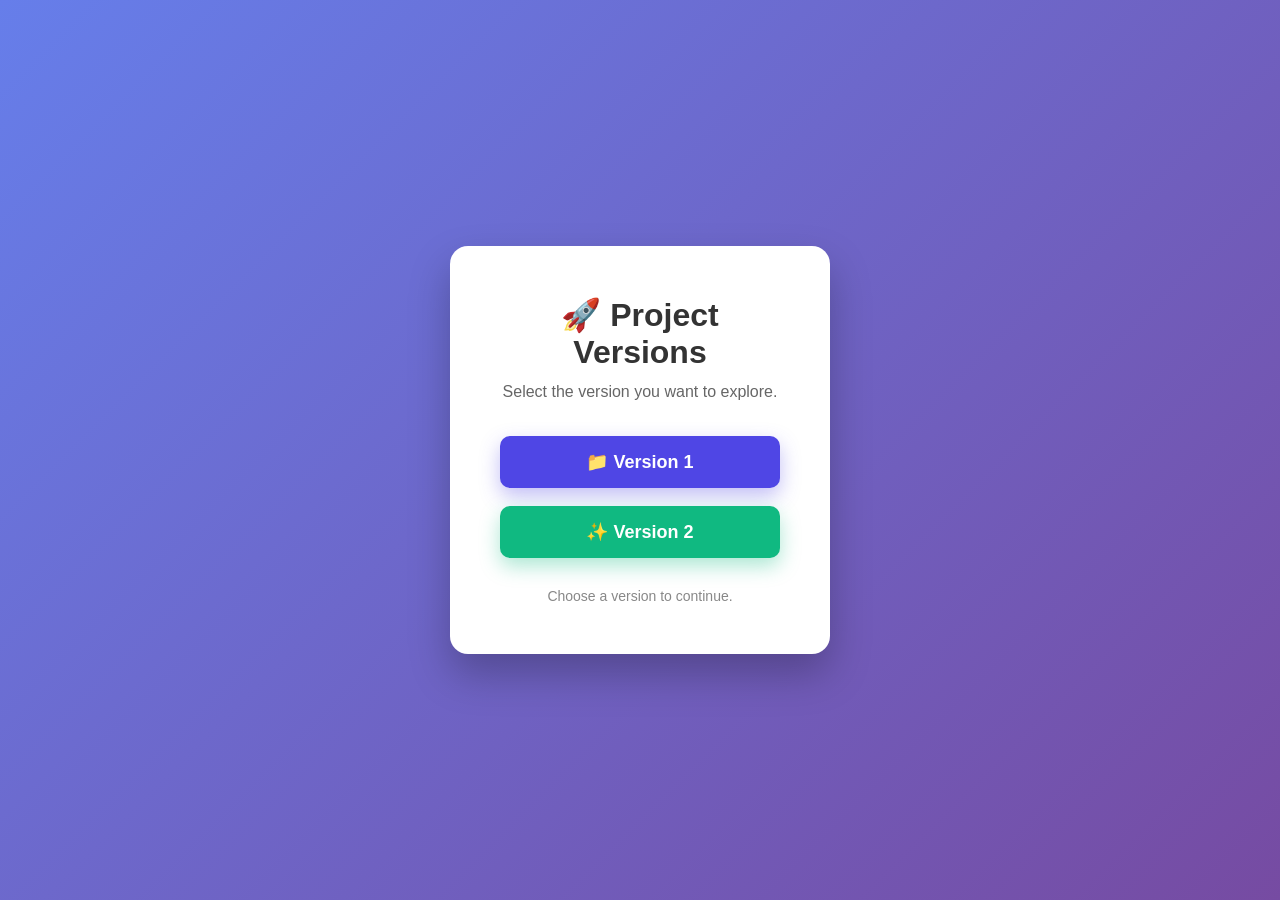
<file: docs/index.html>
<!DOCTYPE html>
<html lang="en">
<head>
    <meta charset="UTF-8">
    <meta name="viewport" content="width=device-width, initial-scale=1.0">
    <title>Project Versions</title>

    <style>
        *{
            margin:0;
            padding:0;
            box-sizing:border-box;
            font-family: "Segoe UI", Tahoma, Geneva, Verdana, sans-serif;
        }

        body{
            height:100vh;
            display:flex;
            justify-content:center;
            align-items:center;
            background:linear-gradient(135deg,#667eea,#764ba2);
        }

        .container{
            background:#fff;
            padding:50px;
            border-radius:18px;
            box-shadow:0 20px 40px rgba(0,0,0,.25);
            text-align:center;
            width:380px;
        }

        h1{
            color:#333;
            margin-bottom:12px;
            font-size:2rem;
        }

        p{
            color:#666;
            margin-bottom:35px;
        }

        .links{
            display:flex;
            flex-direction:column;
            gap:18px;
        }

        .btn{
            text-decoration:none;
            color:white;
            background:#4f46e5;
            padding:15px;
            border-radius:10px;
            font-size:18px;
            font-weight:600;
            transition:.3s ease;
            box-shadow:0 8px 20px rgba(79,70,229,.35);
        }

        .btn:hover{
            transform:translateY(-4px);
            background:#3730a3;
            box-shadow:0 12px 25px rgba(55,48,163,.45);
        }

        .btn:nth-child(2){
            background:#10b981;
            box-shadow:0 8px 20px rgba(16,185,129,.35);
        }

        .btn:nth-child(2):hover{
            background:#059669;
            box-shadow:0 12px 25px rgba(5,150,105,.45);
        }

        footer{
            margin-top:30px;
            color:#888;
            font-size:14px;
        }

        @media(max-width:450px){
            .container{
                width:90%;
                padding:35px 25px;
            }

            h1{
                font-size:1.7rem;
            }
        }
    </style>
</head>
<body>

    <div class="container">
        <h1>🚀 Project Versions</h1>
        <p>Select the version you want to explore.</p>

        <div class="links">
            <a href="v1/index.html" class="btn">📁 Version 1</a>
            <a href="v2/index.html" class="btn">✨ Version 2</a>
        </div>

        <footer>
            Choose a version to continue.
        </footer>
    </div>

</body>
</html>
</file>
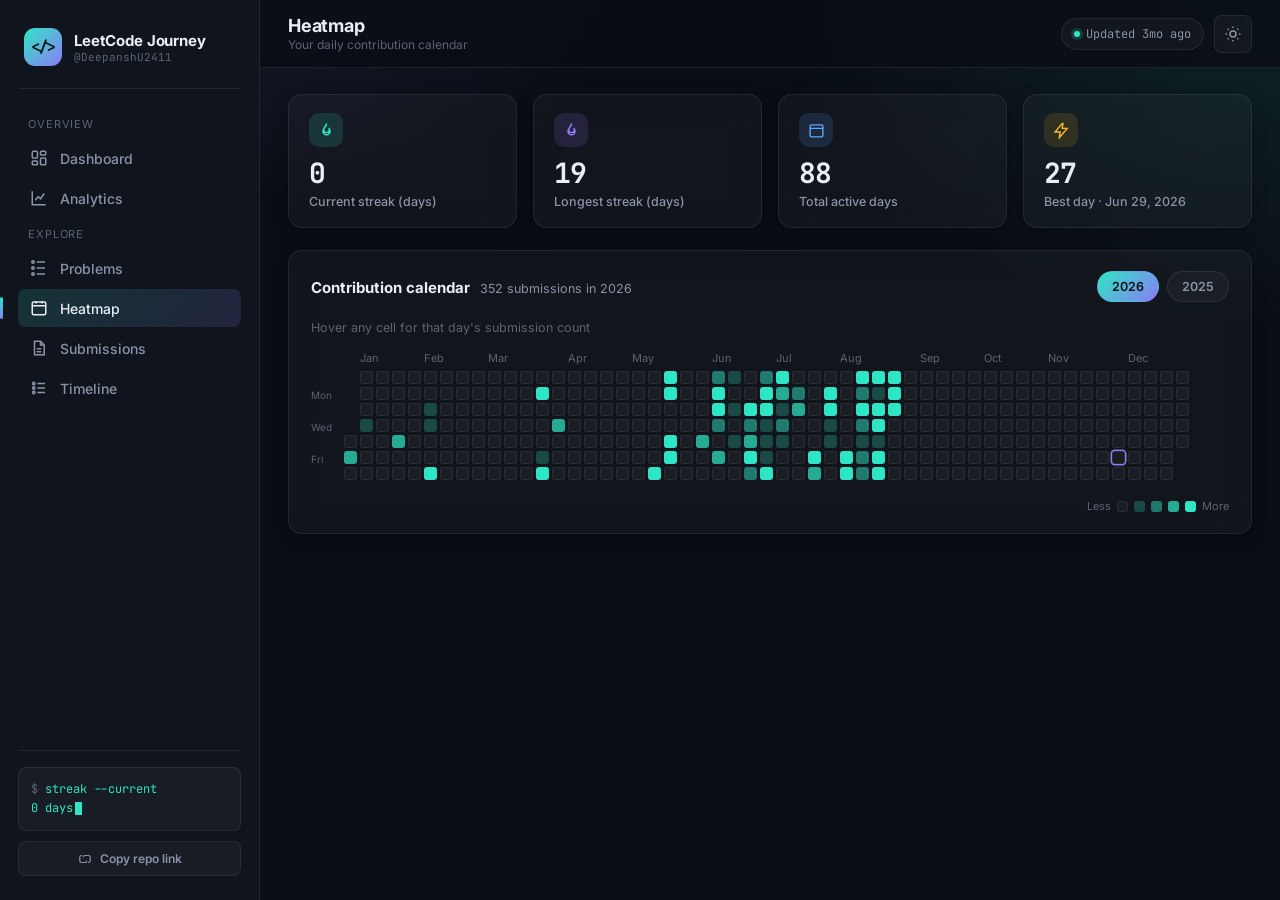
<file: docs/v2/heatmap.html>
<!DOCTYPE html>
<html lang="en" data-theme="dark">
<head>
<meta charset="UTF-8">
<meta name="viewport" content="width=device-width, initial-scale=1.0">
<title>Heatmap · LeetCode Journey</title>
<meta name="description" content="GitHub-style contribution calendar of your daily LeetCode activity.">
<link rel="icon" href="data:image/svg+xml,<svg xmlns=%22http://www.w3.org/2000/svg%22 viewBox=%220 0 100 100%22><rect width=%22100%22 height=%22100%22 rx=%2222%22 fill=%22%232ee6c4%22/><text x=%2250%22 y=%2266%22 font-size=%2255%22 text-anchor=%22middle%22 fill=%22%2305130f%22 font-family=%22monospace%22>&lt;/&gt;</text></svg>">
<link rel="stylesheet" href="css/style.css">
</head>
<body>

<div class="sidebar-backdrop"></div>
<div class="app-shell">

  <aside class="sidebar">
    <div class="brand">
      <div class="brand-mark">&lt;/&gt;</div>
      <div class="brand-text">
        <div class="brand-title">LeetCode Journey</div>
        <div class="brand-sub" id="sidebar-username">@loading</div>
      </div>
    </div>

    <div class="nav-section-label">Overview</div>
    <ul class="nav-list">
      <li><a href="index.html" class="nav-item">
        <svg viewBox="0 0 24 24" fill="none" stroke="currentColor" stroke-width="2"><rect x="3" y="3" width="7" height="9" rx="1.5"/><rect x="14" y="3" width="7" height="5" rx="1.5"/><rect x="14" y="12" width="7" height="9" rx="1.5"/><rect x="3" y="16" width="7" height="5" rx="1.5"/></svg>
        Dashboard
      </a></li>
      <li><a href="analytics.html" class="nav-item">
        <svg viewBox="0 0 24 24" fill="none" stroke="currentColor" stroke-width="2"><path d="M3 3v18h18"/><path d="M7 15l4-5 3 3 5-7"/></svg>
        Analytics
      </a></li>
    </ul>

    <div class="nav-section-label">Explore</div>
    <ul class="nav-list">
      <li><a href="problems.html" class="nav-item">
        <svg viewBox="0 0 24 24" fill="none" stroke="currentColor" stroke-width="2"><path d="M9 4h11M9 12h11M9 20h11"/><circle cx="4" cy="4" r="1.6"/><circle cx="4" cy="12" r="1.6"/><circle cx="4" cy="20" r="1.6"/></svg>
        Problems
      </a></li>
      <li><a href="heatmap.html" class="nav-item active">
        <svg viewBox="0 0 24 24" fill="none" stroke="currentColor" stroke-width="2"><rect x="3" y="4" width="18" height="17" rx="2"/><path d="M3 9h18"/><path d="M8 3v3M16 3v3"/></svg>
        Heatmap
      </a></li>
      <li><a href="submissions.html" class="nav-item">
        <svg viewBox="0 0 24 24" fill="none" stroke="currentColor" stroke-width="2"><path d="M14 3v5h5"/><path d="M6 3h8l5 5v13H6z"/><path d="M9 13h6M9 17h6"/></svg>
        Submissions
      </a></li>
      <li><a href="timeline.html" class="nav-item">
        <svg viewBox="0 0 24 24" fill="none" stroke="currentColor" stroke-width="2"><circle cx="5" cy="6" r="1.6"/><circle cx="5" cy="12" r="1.6"/><circle cx="5" cy="18" r="1.6"/><path d="M10 6h10M10 12h10M10 18h10"/></svg>
        Timeline
      </a></li>
    </ul>

    <div class="sidebar-footer">
      <div class="streak-terminal">
        <div><span class="term-prompt">$</span> streak --current</div>
        <div id="term-current-streak">…<span class="term-cursor"></span></div>
      </div>
      <button class="repo-link-btn" data-copy-repo>
        <svg viewBox="0 0 24 24" width="14" height="14" fill="none" stroke="currentColor" stroke-width="2"><path d="M9 9a3 3 0 0 1 3-3h6a3 3 0 0 1 3 3v6a3 3 0 0 1-3 3h-1"/><path d="M15 15a3 3 0 0 1-3 3H6a3 3 0 0 1-3-3V9a3 3 0 0 1 3-3h1"/></svg>
        Copy repo link
      </button>
    </div>
  </aside>

  <div class="main-col">
    <header class="navbar">
      <div class="navbar-left">
        <button class="menu-toggle" aria-label="Toggle menu">
          <svg viewBox="0 0 24 24" width="18" height="18" fill="none" stroke="currentColor" stroke-width="2"><path d="M3 6h18M3 12h18M3 18h18"/></svg>
        </button>
        <div>
          <div class="page-title">Heatmap</div>
          <div class="page-subtitle">Your daily contribution calendar</div>
        </div>
      </div>
      <div class="navbar-right">
        <div class="last-updated-badge"><span class="dot"></span><span>Updated <span id="last-updated-text">—</span></span></div>
        <button class="icon-btn" data-theme-toggle title="Toggle theme">
          <svg class="icon-sun" viewBox="0 0 24 24" fill="none" stroke="currentColor" stroke-width="2"><circle cx="12" cy="12" r="4"/><path d="M12 2v2M12 20v2M4.9 4.9l1.4 1.4M17.7 17.7l1.4 1.4M2 12h2M20 12h2M4.9 19.1l1.4-1.4M17.7 6.3l1.4-1.4"/></svg>
          <svg class="icon-moon" viewBox="0 0 24 24" fill="none" stroke="currentColor" stroke-width="2"><path d="M21 12.8A9 9 0 1 1 11.2 3 7 7 0 0 0 21 12.8z"/></svg>
        </button>
      </div>
    </header>

    <main class="page-content">

      <div class="stats-grid" id="heatmap-stats"></div>

      <div class="card panel">
        <div class="toolbar" style="justify-content: space-between;">
          <div style="display:flex; align-items:baseline;">
            <div class="section-title" style="margin-bottom:0;">Contribution calendar</div>
            <span id="heatmap-year-total-host"></span>
          </div>
          <div class="year-chips" id="year-chips"></div>
        </div>
        <div class="section-desc">Hover any cell for that day's submission count</div>
        <div class="heatmap-scroll">
          <div id="heatmap-container"></div>
        </div>
        <div class="heatmap-legend">
          Less
          <div class="heatmap-cell"></div>
          <div class="heatmap-cell" data-level="1"></div>
          <div class="heatmap-cell" data-level="2"></div>
          <div class="heatmap-cell" data-level="3"></div>
          <div class="heatmap-cell" data-level="4"></div>
          More
        </div>
      </div>

    </main>
  </div>
</div>

<div class="hm-tooltip" id="hm-tooltip"></div>
<button class="scroll-top-btn" aria-label="Scroll to top">
  <svg viewBox="0 0 24 24" fill="none" stroke="currentColor" stroke-width="2.4"><path d="M12 19V5M5 12l7-7 7 7"/></svg>
</button>

<script src="js/app.js"></script>
<script src="js/github.js"></script>
<script src="js/heatmap.js"></script>
</body>
</html>
</file>
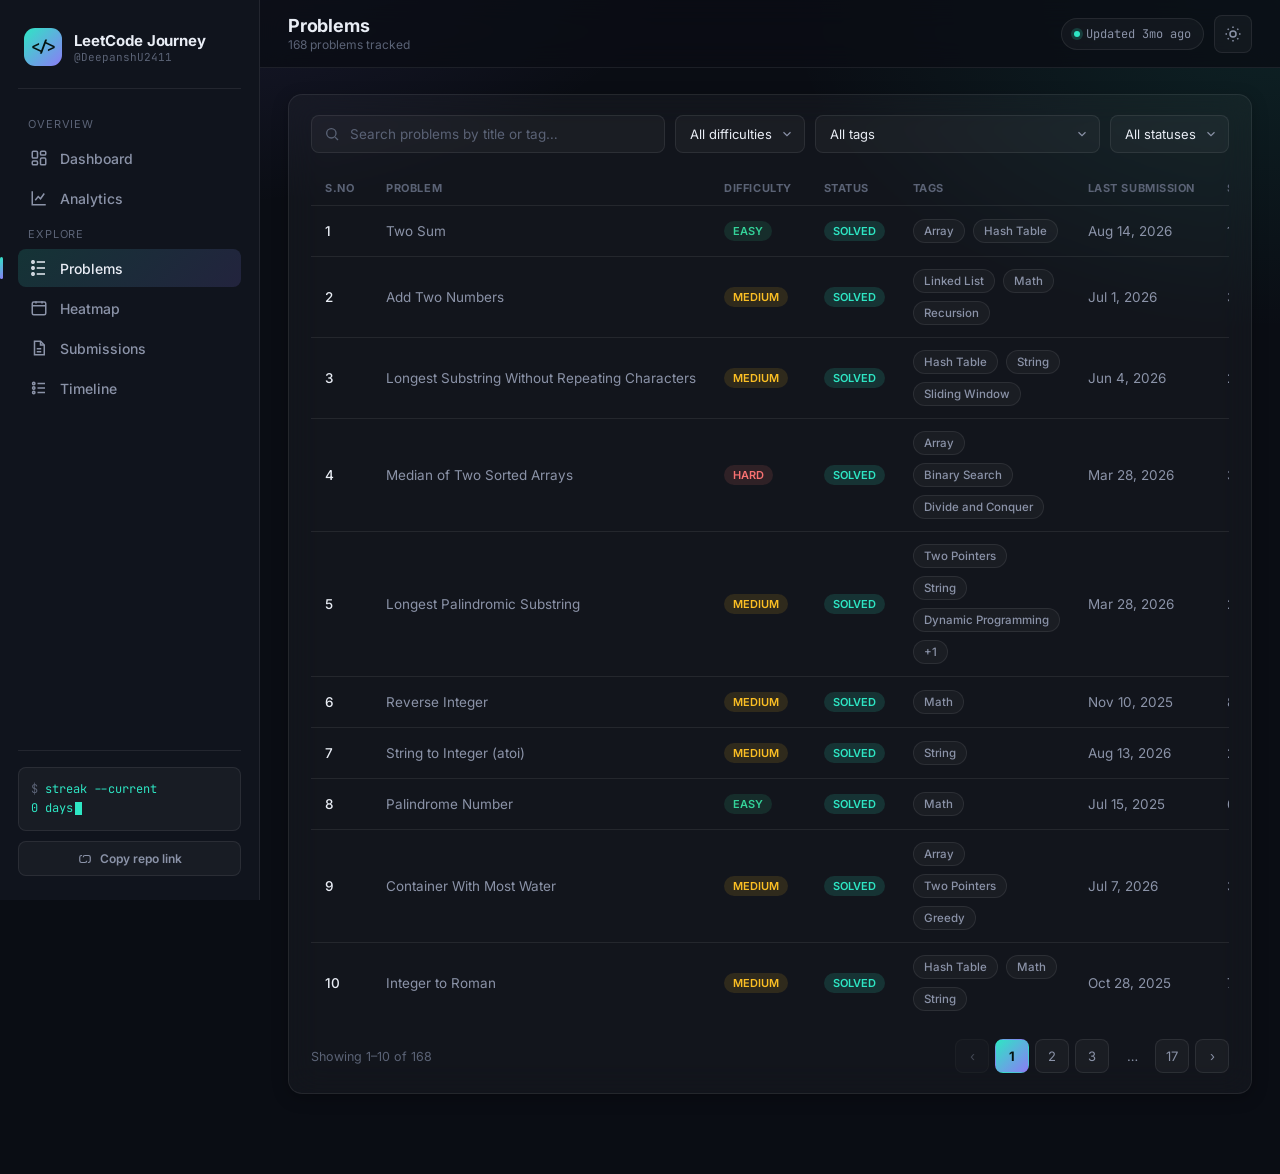
<file: docs/v2/problems.html>
<!DOCTYPE html>
<html lang="en" data-theme="dark">
<head>
<meta charset="UTF-8">
<meta name="viewport" content="width=device-width, initial-scale=1.0">
<title>Problems · LeetCode Journey</title>
<meta name="description" content="Browse every problem attempted, with search, difficulty and tag filters.">
<link rel="icon" href="data:image/svg+xml,<svg xmlns=%22http://www.w3.org/2000/svg%22 viewBox=%220 0 100 100%22><rect width=%22100%22 height=%22100%22 rx=%2222%22 fill=%22%232ee6c4%22/><text x=%2250%22 y=%2266%22 font-size=%2255%22 text-anchor=%22middle%22 fill=%22%2305130f%22 font-family=%22monospace%22>&lt;/&gt;</text></svg>">
<link rel="stylesheet" href="css/style.css">
</head>
<body>

<div class="sidebar-backdrop"></div>
<div class="app-shell">

  <aside class="sidebar">
    <div class="brand">
      <div class="brand-mark">&lt;/&gt;</div>
      <div class="brand-text">
        <div class="brand-title">LeetCode Journey</div>
        <div class="brand-sub" id="sidebar-username">@loading</div>
      </div>
    </div>

    <div class="nav-section-label">Overview</div>
    <ul class="nav-list">
      <li><a href="index.html" class="nav-item">
        <svg viewBox="0 0 24 24" fill="none" stroke="currentColor" stroke-width="2"><rect x="3" y="3" width="7" height="9" rx="1.5"/><rect x="14" y="3" width="7" height="5" rx="1.5"/><rect x="14" y="12" width="7" height="9" rx="1.5"/><rect x="3" y="16" width="7" height="5" rx="1.5"/></svg>
        Dashboard
      </a></li>
      <li><a href="analytics.html" class="nav-item">
        <svg viewBox="0 0 24 24" fill="none" stroke="currentColor" stroke-width="2"><path d="M3 3v18h18"/><path d="M7 15l4-5 3 3 5-7"/></svg>
        Analytics
      </a></li>
    </ul>

    <div class="nav-section-label">Explore</div>
    <ul class="nav-list">
      <li><a href="problems.html" class="nav-item active">
        <svg viewBox="0 0 24 24" fill="none" stroke="currentColor" stroke-width="2"><path d="M9 4h11M9 12h11M9 20h11"/><circle cx="4" cy="4" r="1.6"/><circle cx="4" cy="12" r="1.6"/><circle cx="4" cy="20" r="1.6"/></svg>
        Problems
      </a></li>
      <li><a href="heatmap.html" class="nav-item">
        <svg viewBox="0 0 24 24" fill="none" stroke="currentColor" stroke-width="2"><rect x="3" y="4" width="18" height="17" rx="2"/><path d="M3 9h18"/><path d="M8 3v3M16 3v3"/></svg>
        Heatmap
      </a></li>
      <li><a href="submissions.html" class="nav-item">
        <svg viewBox="0 0 24 24" fill="none" stroke="currentColor" stroke-width="2"><path d="M14 3v5h5"/><path d="M6 3h8l5 5v13H6z"/><path d="M9 13h6M9 17h6"/></svg>
        Submissions
      </a></li>
      <li><a href="timeline.html" class="nav-item">
        <svg viewBox="0 0 24 24" fill="none" stroke="currentColor" stroke-width="2"><circle cx="5" cy="6" r="1.6"/><circle cx="5" cy="12" r="1.6"/><circle cx="5" cy="18" r="1.6"/><path d="M10 6h10M10 12h10M10 18h10"/></svg>
        Timeline
      </a></li>
    </ul>

    <div class="sidebar-footer">
      <div class="streak-terminal">
        <div><span class="term-prompt">$</span> streak --current</div>
        <div id="term-current-streak">…<span class="term-cursor"></span></div>
      </div>
      <button class="repo-link-btn" data-copy-repo>
        <svg viewBox="0 0 24 24" width="14" height="14" fill="none" stroke="currentColor" stroke-width="2"><path d="M9 9a3 3 0 0 1 3-3h6a3 3 0 0 1 3 3v6a3 3 0 0 1-3 3h-1"/><path d="M15 15a3 3 0 0 1-3 3H6a3 3 0 0 1-3-3V9a3 3 0 0 1 3-3h1"/></svg>
        Copy repo link
      </button>
    </div>
  </aside>

  <div class="main-col">
    <header class="navbar">
      <div class="navbar-left">
        <button class="menu-toggle" aria-label="Toggle menu">
          <svg viewBox="0 0 24 24" width="18" height="18" fill="none" stroke="currentColor" stroke-width="2"><path d="M3 6h18M3 12h18M3 18h18"/></svg>
        </button>
        <div>
          <div class="page-title">Problems</div>
          <div class="page-subtitle" id="problems-count-subtitle">Every problem you've attempted</div>
        </div>
      </div>
      <div class="navbar-right">
        <div class="last-updated-badge"><span class="dot"></span><span>Updated <span id="last-updated-text">—</span></span></div>
        <button class="icon-btn" data-theme-toggle title="Toggle theme">
          <svg class="icon-sun" viewBox="0 0 24 24" fill="none" stroke="currentColor" stroke-width="2"><circle cx="12" cy="12" r="4"/><path d="M12 2v2M12 20v2M4.9 4.9l1.4 1.4M17.7 17.7l1.4 1.4M2 12h2M20 12h2M4.9 19.1l1.4-1.4M17.7 6.3l1.4-1.4"/></svg>
          <svg class="icon-moon" viewBox="0 0 24 24" fill="none" stroke="currentColor" stroke-width="2"><path d="M21 12.8A9 9 0 1 1 11.2 3 7 7 0 0 0 21 12.8z"/></svg>
        </button>
      </div>
    </header>

    <main class="page-content">
      <div class="card panel">
        <div class="toolbar">
          <div class="search-box">
            <svg viewBox="0 0 24 24" fill="none" stroke="currentColor" stroke-width="2"><circle cx="11" cy="11" r="7"/><path d="M21 21l-4.3-4.3"/></svg>
            <input type="text" id="search-input" placeholder="Search problems by title or tag…">
          </div>
          <select id="filter-difficulty">
            <option value="">All difficulties</option>
            <option value="EASY">Easy</option>
            <option value="MEDIUM">Medium</option>
            <option value="HARD">Hard</option>
          </select>
          <select id="filter-tag">
            <option value="">All tags</option>
          </select>
          <select id="filter-status">
            <option value="">All statuses</option>
            <option value="SOLVED">Solved</option>
            <option value="ATTEMPTED">Attempted</option>
          </select>
        </div>

        <div class="table-wrap">
          <table>
            <thead>
              <tr>
                <th>S.No<span class="sort-arrow"></span></th>
                <th data-sort="title">Problem<span class="sort-arrow"></span></th>
                <th data-sort="difficulty">Difficulty<span class="sort-arrow"></span></th>
                <th data-sort="status">Status<span class="sort-arrow"></span></th>
                <th>Tags</th>
                <th data-sort="last_submitted_at">Last submission<span class="sort-arrow"></span></th>
                <th data-sort="num_submitted">Submissions<span class="sort-arrow"></span></th>
                <th>History</th>
              </tr>
            </thead>
            <tbody id="problems-tbody">
              <tr><td colspan="8"><div class="skeleton skel-row"></div></td></tr>
              <tr><td colspan="8"><div class="skeleton skel-row"></div></td></tr>
              <tr><td colspan="8"><div class="skeleton skel-row"></div></td></tr>
              <tr><td colspan="8"><div class="skeleton skel-row"></div></td></tr>
              <tr><td colspan="8"><div class="skeleton skel-row"></div></td></tr>
            </tbody>
          </table>
        </div>

        <div class="pagination">
          <div class="pagination-info" id="pagination-info"></div>
          <div class="pagination-controls" id="pagination-controls"></div>
        </div>
      </div>
    </main>
  </div>
</div>

<button class="scroll-top-btn" aria-label="Scroll to top">
  <svg viewBox="0 0 24 24" fill="none" stroke="currentColor" stroke-width="2.4"><path d="M12 19V5M5 12l7-7 7 7"/></svg>
</button>

<script src="js/app.js"></script>
<script src="js/github.js"></script>
<script src="js/problems.js"></script>
</body>
</html>
</file>
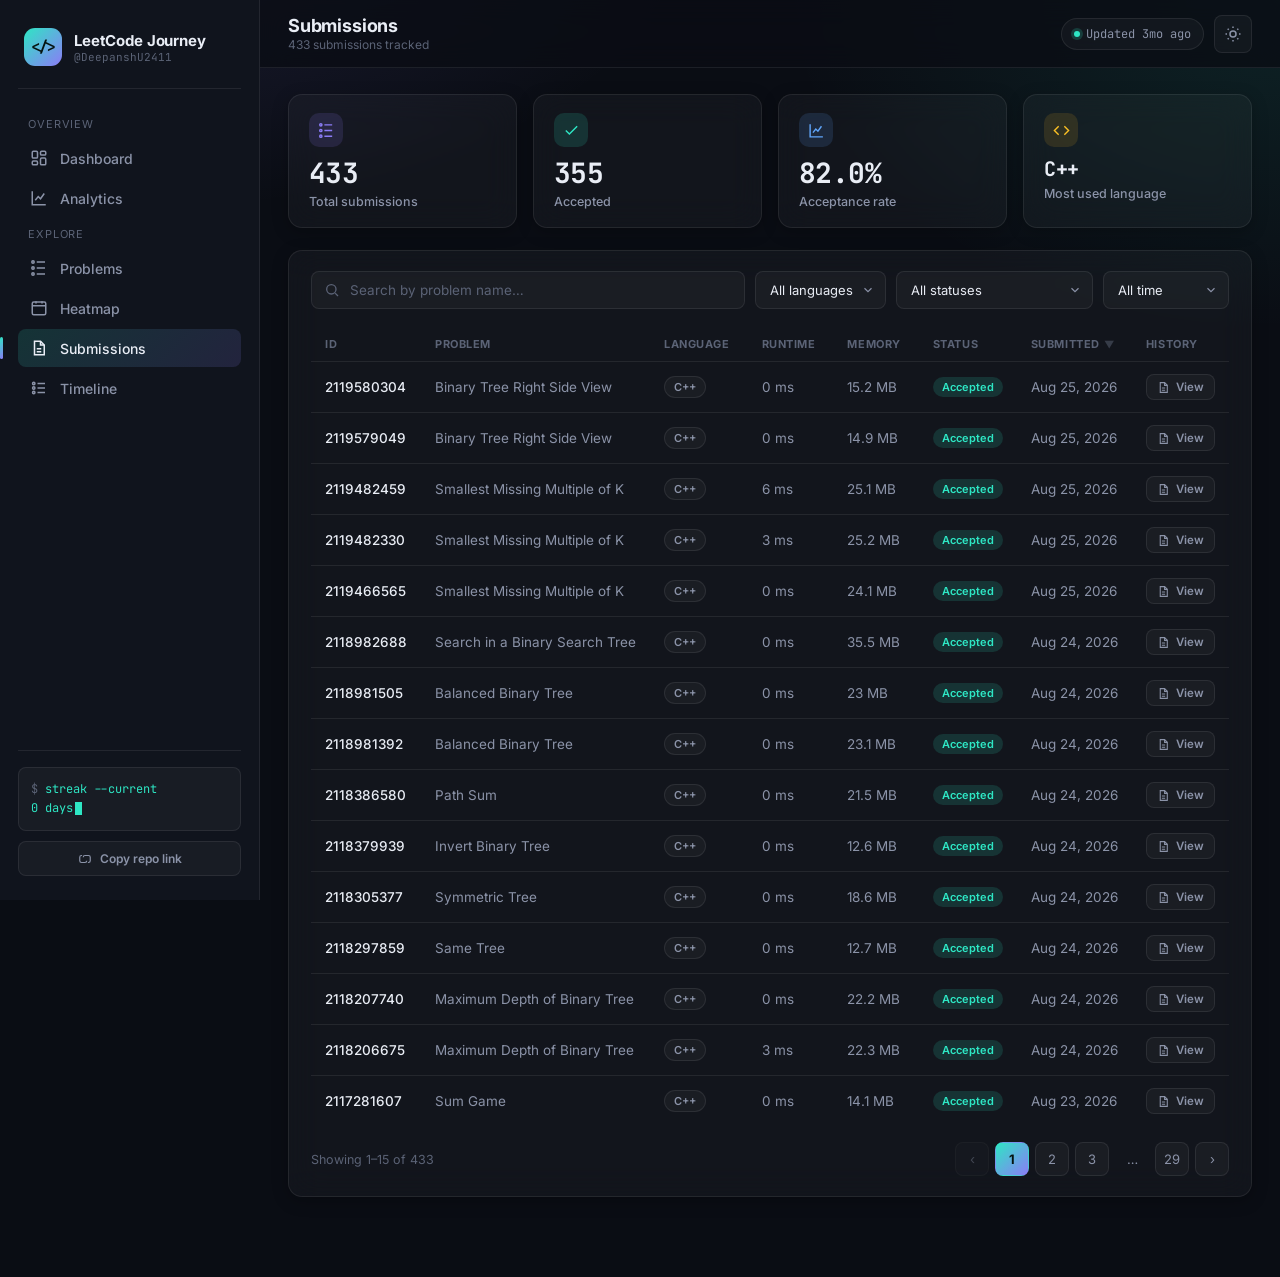
<file: docs/v2/submissions.html>
<!DOCTYPE html>
<html lang="en" data-theme="dark">
<head>
<meta charset="UTF-8">
<meta name="viewport" content="width=device-width, initial-scale=1.0">
<title>Submissions · LeetCode Journey</title>
<meta name="description" content="Search and filter your complete LeetCode submission history.">
<link rel="icon" href="data:image/svg+xml,<svg xmlns=%22http://www.w3.org/2000/svg%22 viewBox=%220 0 100 100%22><rect width=%22100%22 height=%22100%22 rx=%2222%22 fill=%22%232ee6c4%22/><text x=%2250%22 y=%2266%22 font-size=%2255%22 text-anchor=%22middle%22 fill=%22%2305130f%22 font-family=%22monospace%22>&lt;/&gt;</text></svg>">
<link rel="stylesheet" href="css/style.css">
</head>
<body>

<div class="sidebar-backdrop"></div>
<div class="app-shell">

  <aside class="sidebar">
    <div class="brand">
      <div class="brand-mark">&lt;/&gt;</div>
      <div class="brand-text">
        <div class="brand-title">LeetCode Journey</div>
        <div class="brand-sub" id="sidebar-username">@loading</div>
      </div>
    </div>

    <div class="nav-section-label">Overview</div>
    <ul class="nav-list">
      <li><a href="index.html" class="nav-item">
        <svg viewBox="0 0 24 24" fill="none" stroke="currentColor" stroke-width="2"><rect x="3" y="3" width="7" height="9" rx="1.5"/><rect x="14" y="3" width="7" height="5" rx="1.5"/><rect x="14" y="12" width="7" height="9" rx="1.5"/><rect x="3" y="16" width="7" height="5" rx="1.5"/></svg>
        Dashboard
      </a></li>
      <li><a href="analytics.html" class="nav-item">
        <svg viewBox="0 0 24 24" fill="none" stroke="currentColor" stroke-width="2"><path d="M3 3v18h18"/><path d="M7 15l4-5 3 3 5-7"/></svg>
        Analytics
      </a></li>
    </ul>

    <div class="nav-section-label">Explore</div>
    <ul class="nav-list">
      <li><a href="problems.html" class="nav-item">
        <svg viewBox="0 0 24 24" fill="none" stroke="currentColor" stroke-width="2"><path d="M9 4h11M9 12h11M9 20h11"/><circle cx="4" cy="4" r="1.6"/><circle cx="4" cy="12" r="1.6"/><circle cx="4" cy="20" r="1.6"/></svg>
        Problems
      </a></li>
      <li><a href="heatmap.html" class="nav-item">
        <svg viewBox="0 0 24 24" fill="none" stroke="currentColor" stroke-width="2"><rect x="3" y="4" width="18" height="17" rx="2"/><path d="M3 9h18"/><path d="M8 3v3M16 3v3"/></svg>
        Heatmap
      </a></li>
      <li><a href="submissions.html" class="nav-item active">
        <svg viewBox="0 0 24 24" fill="none" stroke="currentColor" stroke-width="2"><path d="M14 3v5h5"/><path d="M6 3h8l5 5v13H6z"/><path d="M9 13h6M9 17h6"/></svg>
        Submissions
      </a></li>
      <li><a href="timeline.html" class="nav-item">
        <svg viewBox="0 0 24 24" fill="none" stroke="currentColor" stroke-width="2"><circle cx="5" cy="6" r="1.6"/><circle cx="5" cy="12" r="1.6"/><circle cx="5" cy="18" r="1.6"/><path d="M10 6h10M10 12h10M10 18h10"/></svg>
        Timeline
      </a></li>
    </ul>

    <div class="sidebar-footer">
      <div class="streak-terminal">
        <div><span class="term-prompt">$</span> streak --current</div>
        <div id="term-current-streak">…<span class="term-cursor"></span></div>
      </div>
      <button class="repo-link-btn" data-copy-repo>
        <svg viewBox="0 0 24 24" width="14" height="14" fill="none" stroke="currentColor" stroke-width="2"><path d="M9 9a3 3 0 0 1 3-3h6a3 3 0 0 1 3 3v6a3 3 0 0 1-3 3h-1"/><path d="M15 15a3 3 0 0 1-3 3H6a3 3 0 0 1-3-3V9a3 3 0 0 1 3-3h1"/></svg>
        Copy repo link
      </button>
    </div>
  </aside>

  <div class="main-col">
    <header class="navbar">
      <div class="navbar-left">
        <button class="menu-toggle" aria-label="Toggle menu">
          <svg viewBox="0 0 24 24" width="18" height="18" fill="none" stroke="currentColor" stroke-width="2"><path d="M3 6h18M3 12h18M3 18h18"/></svg>
        </button>
        <div>
          <div class="page-title">Submissions</div>
          <div class="page-subtitle" id="submissions-count-subtitle">Your full submission history</div>
        </div>
      </div>
      <div class="navbar-right">
        <div class="last-updated-badge"><span class="dot"></span><span>Updated <span id="last-updated-text">—</span></span></div>
        <button class="icon-btn" data-theme-toggle title="Toggle theme">
          <svg class="icon-sun" viewBox="0 0 24 24" fill="none" stroke="currentColor" stroke-width="2"><circle cx="12" cy="12" r="4"/><path d="M12 2v2M12 20v2M4.9 4.9l1.4 1.4M17.7 17.7l1.4 1.4M2 12h2M20 12h2M4.9 19.1l1.4-1.4M17.7 6.3l1.4-1.4"/></svg>
          <svg class="icon-moon" viewBox="0 0 24 24" fill="none" stroke="currentColor" stroke-width="2"><path d="M21 12.8A9 9 0 1 1 11.2 3 7 7 0 0 0 21 12.8z"/></svg>
        </button>
      </div>
    </header>

    <main class="page-content">

      <div class="stats-grid" id="submissions-stats"></div>

      <div class="card panel">
        <div class="toolbar">
          <div class="search-box">
            <svg viewBox="0 0 24 24" fill="none" stroke="currentColor" stroke-width="2"><circle cx="11" cy="11" r="7"/><path d="M21 21l-4.3-4.3"/></svg>
            <input type="text" id="search-input" placeholder="Search by problem name…">
          </div>
          <select id="filter-language">
            <option value="">All languages</option>
          </select>
          <select id="filter-status">
            <option value="">All statuses</option>
            <option value="Accepted">Accepted</option>
            <option value="Wrong Answer">Wrong Answer</option>
            <option value="Time Limit Exceeded">Time Limit Exceeded</option>
            <option value="Runtime Error">Runtime Error</option>
            <option value="Memory Limit Exceeded">Memory Limit Exceeded</option>
            <option value="Compile Error">Compile Error</option>
          </select>
          <select id="filter-date">
            <option value="">All time</option>
            <option value="7">Last 7 days</option>
            <option value="30">Last 30 days</option>
            <option value="90">Last 90 days</option>
            <option value="365">Last year</option>
          </select>
        </div>

        <div class="table-wrap">
          <table>
            <thead>
              <tr>
                <th data-sort="submission_id">ID<span class="sort-arrow"></span></th>
                <th data-sort="question">Problem<span class="sort-arrow"></span></th>
                <th data-sort="language_name">Language<span class="sort-arrow"></span></th>
                <th data-sort="runtime">Runtime<span class="sort-arrow"></span></th>
                <th data-sort="memory">Memory<span class="sort-arrow"></span></th>
                <th data-sort="status_display">Status<span class="sort-arrow"></span></th>
                <th data-sort="timestamp">Submitted<span class="sort-arrow"></span></th>
                <th>History</th>
              </tr>
            </thead>
            <tbody id="submissions-tbody">
              <tr><td colspan="8"><div class="skeleton skel-row"></div></td></tr>
              <tr><td colspan="8"><div class="skeleton skel-row"></div></td></tr>
              <tr><td colspan="8"><div class="skeleton skel-row"></div></td></tr>
              <tr><td colspan="8"><div class="skeleton skel-row"></div></td></tr>
              <tr><td colspan="8"><div class="skeleton skel-row"></div></td></tr>
            </tbody>
          </table>
        </div>

        <div class="pagination">
          <div class="pagination-info" id="pagination-info"></div>
          <div class="pagination-controls" id="pagination-controls"></div>
        </div>
      </div>
    </main>
  </div>
</div>

<button class="scroll-top-btn" aria-label="Scroll to top">
  <svg viewBox="0 0 24 24" fill="none" stroke="currentColor" stroke-width="2.4"><path d="M12 19V5M5 12l7-7 7 7"/></svg>
</button>

<script src="js/app.js"></script>
<script src="js/github.js"></script>
<script src="js/submissions.js"></script>
</body>
</html>
</file>
<file: docs/v2/css/style.css>
/* ==========================================================================
   LeetCode Journey — Dashboard Stylesheet
   ========================================================================== */

@import url('https://fonts.googleapis.com/css2?family=Inter:wght@400;500;600;700;800&family=JetBrains+Mono:wght@400;500;600;700&display=swap');

:root {
  /* Core palette (dark, default) */
  --bg: #0a0d14;
  --bg-elevated: #10141d;
  --bg-card: rgba(255, 255, 255, 0.035);
  --bg-card-hover: rgba(255, 255, 255, 0.06);
  --border: rgba(255, 255, 255, 0.08);
  --border-strong: rgba(255, 255, 255, 0.14);

  --text-primary: #e9edf5;
  --text-secondary: #8b93a8;
  --text-muted: #5b6376;

  --accent-teal: #2ee6c4;
  --accent-violet: #8b7cf6;
  --accent-gradient: linear-gradient(135deg, #2ee6c4 0%, #8b7cf6 100%);
  --accent-gradient-soft: linear-gradient(135deg, rgba(46,230,196,0.15) 0%, rgba(139,124,246,0.15) 100%);

  --easy: #34d399;
  --easy-bg: rgba(52, 211, 153, 0.12);
  --medium: #fbbf24;
  --medium-bg: rgba(251, 191, 36, 0.12);
  --hard: #f87171;
  --hard-bg: rgba(248, 113, 113, 0.12);

  --success: #2ee6c4;
  --danger: #f87171;
  --info: #60a5fa;

  --shadow-card: 0 8px 30px rgba(0, 0, 0, 0.35);
  --shadow-soft: 0 4px 16px rgba(0, 0, 0, 0.25);

  --radius-sm: 8px;
  --radius-md: 14px;
  --radius-lg: 20px;

  --sidebar-w: 260px;
  --navbar-h: 68px;

  --font-display: 'Inter', -apple-system, BlinkMacSystemFont, sans-serif;
  --font-mono: 'JetBrains Mono', ui-monospace, monospace;

  --transition: 200ms cubic-bezier(0.4, 0, 0.2, 1);
}

[data-theme="light"] {
  --bg: #f3f5f9;
  --bg-elevated: #ffffff;
  --bg-card: rgba(255, 255, 255, 0.75);
  --bg-card-hover: rgba(255, 255, 255, 0.95);
  --border: rgba(15, 23, 42, 0.08);
  --border-strong: rgba(15, 23, 42, 0.14);

  --text-primary: #171b26;
  --text-secondary: #545c70;
  --text-muted: #8a91a3;

  --shadow-card: 0 8px 24px rgba(15, 23, 42, 0.08);
  --shadow-soft: 0 4px 14px rgba(15, 23, 42, 0.06);
}

* { box-sizing: border-box; }
html { scroll-behavior: smooth; }

body {
  margin: 0;
  font-family: var(--font-display);
  background: var(--bg);
  color: var(--text-primary);
  min-height: 100vh;
  transition: background var(--transition), color var(--transition);
  background-image:
    radial-gradient(ellipse 900px 500px at 12% -10%, rgba(139,124,246,0.14), transparent 60%),
    radial-gradient(ellipse 900px 600px at 100% 0%, rgba(46,230,196,0.10), transparent 55%);
  background-attachment: fixed;
}

a { color: inherit; text-decoration: none; }
ul { list-style: none; margin: 0; padding: 0; }
button { font-family: inherit; cursor: pointer; }
::selection { background: rgba(46,230,196,0.3); }

/* Scrollbar */
::-webkit-scrollbar { width: 9px; height: 9px; }
::-webkit-scrollbar-track { background: transparent; }
::-webkit-scrollbar-thumb { background: var(--border-strong); border-radius: 10px; }
::-webkit-scrollbar-thumb:hover { background: var(--accent-violet); }

/* ==========================================================================
   Layout shell
   ========================================================================== */

.app-shell {
  display: grid;
  grid-template-columns: var(--sidebar-w) 1fr;
  min-height: 100vh;
}

/* Sidebar */
.sidebar {
  position: sticky;
  top: 0;
  height: 100vh;
  border-right: 1px solid var(--border);
  background: var(--bg-elevated);
  display: flex;
  flex-direction: column;
  padding: 24px 18px;
  z-index: 40;
}

.brand {
  display: flex;
  align-items: center;
  gap: 12px;
  padding: 4px 6px 22px;
  border-bottom: 1px solid var(--border);
  margin-bottom: 18px;
}

.brand-mark {
  width: 38px;
  height: 38px;
  border-radius: 11px;
  background: var(--accent-gradient);
  display: flex;
  align-items: center;
  justify-content: center;
  font-family: var(--font-mono);
  font-weight: 700;
  color: #05130f;
  font-size: 15px;
  flex-shrink: 0;
}

.brand-text .brand-title {
  font-weight: 700;
  font-size: 15px;
  letter-spacing: -0.01em;
}
.brand-text .brand-sub {
  font-family: var(--font-mono);
  font-size: 11px;
  color: var(--text-muted);
}

.nav-section-label {
  font-size: 11px;
  text-transform: uppercase;
  letter-spacing: 0.08em;
  color: var(--text-muted);
  padding: 0 10px;
  margin: 10px 0 8px;
}

.nav-list { display: flex; flex-direction: column; gap: 2px; }

.nav-item {
  display: flex;
  align-items: center;
  gap: 12px;
  padding: 10px 12px;
  border-radius: var(--radius-sm);
  color: var(--text-secondary);
  font-size: 14px;
  font-weight: 500;
  transition: background var(--transition), color var(--transition);
  position: relative;
}

.nav-item svg { width: 18px; height: 18px; flex-shrink: 0; }

.nav-item:hover {
  background: var(--bg-card);
  color: var(--text-primary);
}

.nav-item.active {
  color: var(--text-primary);
  background: var(--accent-gradient-soft);
}

.nav-item.active::before {
  content: "";
  position: absolute;
  left: -18px;
  top: 8px;
  bottom: 8px;
  width: 3px;
  border-radius: 4px;
  background: var(--accent-gradient);
}

.sidebar-footer {
  margin-top: auto;
  padding-top: 16px;
  border-top: 1px solid var(--border);
}

.streak-terminal {
  font-family: var(--font-mono);
  font-size: 12px;
  background: var(--bg-card);
  border: 1px solid var(--border);
  border-radius: var(--radius-sm);
  padding: 12px;
  color: var(--accent-teal);
  line-height: 1.6;
}
.streak-terminal .term-prompt { color: var(--text-muted); }
.streak-terminal .term-cursor {
  display: inline-block;
  width: 7px;
  height: 13px;
  background: var(--accent-teal);
  margin-left: 2px;
  animation: blink 1s step-end infinite;
  vertical-align: middle;
}
@keyframes blink { 50% { opacity: 0; } }

.repo-link-btn {
  margin-top: 10px;
  width: 100%;
  display: flex;
  align-items: center;
  justify-content: center;
  gap: 8px;
  padding: 9px;
  font-size: 12px;
  font-weight: 600;
  color: var(--text-secondary);
  background: var(--bg-card);
  border: 1px solid var(--border);
  border-radius: var(--radius-sm);
  transition: all var(--transition);
}
.repo-link-btn:hover { color: var(--text-primary); border-color: var(--border-strong); }

/* Main column */
.main-col { display: flex; flex-direction: column; min-width: 0; }

/* Navbar */
.navbar {
  height: var(--navbar-h);
  position: sticky;
  top: 0;
  z-index: 30;
  display: flex;
  align-items: center;
  justify-content: space-between;
  gap: 16px;
  padding: 0 28px;
  background: color-mix(in srgb, var(--bg) 80%, transparent);
  backdrop-filter: blur(14px);
  -webkit-backdrop-filter: blur(14px);
  border-bottom: 1px solid var(--border);
}

.navbar-left { display: flex; align-items: center; gap: 14px; min-width: 0; }
.page-title { font-size: 18px; font-weight: 700; letter-spacing: -0.01em; }
.page-subtitle { font-size: 12px; color: var(--text-muted); margin-top: 1px; }

.menu-toggle {
  display: none;
  width: 38px; height: 38px;
  border-radius: var(--radius-sm);
  border: 1px solid var(--border);
  background: var(--bg-card);
  align-items: center; justify-content: center;
  color: var(--text-primary);
}

.navbar-right { display: flex; align-items: center; gap: 10px; }

.last-updated-badge {
  display: flex; align-items: center; gap: 6px;
  font-size: 12px;
  color: var(--text-secondary);
  background: var(--bg-card);
  border: 1px solid var(--border);
  padding: 7px 12px;
  border-radius: 100px;
  font-family: var(--font-mono);
}
.last-updated-badge .dot {
  width: 6px; height: 6px; border-radius: 50%;
  background: var(--accent-teal);
  box-shadow: 0 0 0 3px rgba(46,230,196,0.18);
}

.icon-btn {
  width: 38px; height: 38px;
  border-radius: var(--radius-sm);
  border: 1px solid var(--border);
  background: var(--bg-card);
  display: flex; align-items: center; justify-content: center;
  color: var(--text-secondary);
  transition: all var(--transition);
}
.icon-btn:hover { color: var(--text-primary); border-color: var(--border-strong); background: var(--bg-card-hover); }
.icon-btn svg { width: 18px; height: 18px; }
.icon-btn .icon-moon { display: none; }
[data-theme="light"] .icon-btn .icon-sun { display: none; }
[data-theme="light"] .icon-btn .icon-moon { display: block; }

.page-content { padding: 26px 28px 60px; flex: 1; }

/* ==========================================================================
   Cards / Glassmorphism
   ========================================================================== */

.card {
  background: var(--bg-card);
  border: 1px solid var(--border);
  border-radius: var(--radius-md);
  backdrop-filter: blur(16px);
  -webkit-backdrop-filter: blur(16px);
  box-shadow: var(--shadow-soft);
  transition: transform var(--transition), border-color var(--transition), box-shadow var(--transition);
}

.card:hover { border-color: var(--border-strong); }

.stats-grid {
  display: grid;
  grid-template-columns: repeat(auto-fit, minmax(190px, 1fr));
  gap: 16px;
  margin-bottom: 22px;
}

.stat-card {
  padding: 18px 20px;
  position: relative;
  overflow: hidden;
}

.stat-card::before {
  content: "";
  position: absolute;
  top: 0; left: 0; right: 0;
  height: 2px;
  background: var(--accent-gradient);
  opacity: 0;
  transition: opacity var(--transition);
}
.stat-card:hover::before { opacity: 1; }
.stat-card:hover { transform: translateY(-3px); box-shadow: var(--shadow-card); }

.stat-icon {
  width: 34px; height: 34px;
  border-radius: 10px;
  display: flex; align-items: center; justify-content: center;
  margin-bottom: 12px;
}
.stat-icon svg { width: 17px; height: 17px; }
.stat-icon.teal { background: rgba(46,230,196,0.14); color: var(--accent-teal); }
.stat-icon.violet { background: rgba(139,124,246,0.14); color: var(--accent-violet); }
.stat-icon.easy { background: var(--easy-bg); color: var(--easy); }
.stat-icon.medium { background: var(--medium-bg); color: var(--medium); }
.stat-icon.hard { background: var(--hard-bg); color: var(--hard); }
.stat-icon.info { background: rgba(96,165,250,0.14); color: var(--info); }

.stat-value {
  font-family: var(--font-mono);
  font-size: 28px;
  font-weight: 700;
  letter-spacing: -0.02em;
  line-height: 1;
}
.stat-label {
  font-size: 12.5px;
  color: var(--text-secondary);
  margin-top: 7px;
  font-weight: 500;
}
.stat-trend {
  font-size: 11px;
  color: var(--text-muted);
  margin-top: 4px;
}

.section-title {
  font-size: 15px;
  font-weight: 700;
  margin: 0 0 4px;
  display: flex;
  align-items: center;
  gap: 8px;
}
.section-desc { font-size: 12.5px; color: var(--text-muted); margin: 0 0 16px; }

.panel { padding: 20px 22px; margin-bottom: 20px; }

/* Fluid, wraps to the next line whenever a row can't fit at its current
   width (covers browser zoom, narrow windows, small screens) instead of
   relying on a single fixed breakpoint. */
.grid-2 { display: flex; flex-wrap: wrap; gap: 20px; }
.grid-2 > * { flex: 1 1 420px; min-width: 0; }
.grid-3 { display: flex; flex-wrap: wrap; gap: 20px; }
.grid-3 > * { flex: 1 1 260px; min-width: 0; }

.chart-wrap { position: relative; height: 260px; }
.chart-wrap.tall { height: 320px; }

/* Tag pills / badges */
.badge {
  display: inline-flex;
  align-items: center;
  gap: 5px;
  font-size: 11px;
  font-weight: 600;
  padding: 3px 9px;
  border-radius: 100px;
  white-space: nowrap;
}
.badge.easy { background: var(--easy-bg); color: var(--easy); }
.badge.medium { background: var(--medium-bg); color: var(--medium); }
.badge.hard { background: var(--hard-bg); color: var(--hard); }
.badge.solved, .badge.ac { background: rgba(46,230,196,0.14); color: var(--accent-teal); }
.badge.unsolved, .badge.fail { background: rgba(248,113,113,0.14); color: var(--hard); }
.badge.neutral { background: var(--bg-card); color: var(--text-secondary); border: 1px solid var(--border); }

.tag-pill {
  display: inline-flex; align-items: center; gap: 6px;
  font-size: 11.5px; font-weight: 500;
  padding: 4px 10px;
  border-radius: 100px;
  background: var(--bg-card);
  border: 1px solid var(--border);
  color: var(--text-secondary);
}

.tag-list-bar { display: flex; flex-wrap: wrap; gap: 8px; }

.top-tags-row {
  display: flex; align-items: center; justify-content: space-between;
  padding: 10px 0;
  border-bottom: 1px solid var(--border);
  font-size: 13px;
}
.top-tags-row:last-child { border-bottom: none; }
.tag-bar-track {
  flex: 1; height: 6px; margin: 0 12px;
  background: var(--bg-card); border-radius: 10px; overflow: hidden;
}
.tag-bar-fill { height: 100%; background: var(--accent-gradient); border-radius: 10px; }

/* Recent submissions list */
.sub-row {
  display: flex; align-items: center; gap: 12px;
  padding: 11px 0;
  border-bottom: 1px solid var(--border);
}
.sub-row:last-child { border-bottom: none; }
.sub-status-dot { width: 8px; height: 8px; border-radius: 50%; flex-shrink: 0; }
.sub-status-dot.ac { background: var(--accent-teal); box-shadow: 0 0 0 3px rgba(46,230,196,0.15); }
.sub-status-dot.fail { background: var(--hard); box-shadow: 0 0 0 3px rgba(248,113,113,0.15); }
.sub-title { font-size: 13.5px; font-weight: 600; flex: 1; min-width: 0; overflow: hidden; text-overflow: ellipsis; white-space: nowrap; }
.sub-meta { font-size: 11.5px; color: var(--text-muted); font-family: var(--font-mono); white-space: nowrap; }

/* ==========================================================================
   Filters / search / toolbar
   ========================================================================== */

.toolbar {
  display: flex;
  flex-wrap: wrap;
  gap: 10px;
  align-items: center;
  margin-bottom: 18px;
}

.search-box {
  position: relative;
  flex: 1;
  min-width: 220px;
}
.search-box svg {
  position: absolute; left: 13px; top: 50%; transform: translateY(-50%);
  width: 16px; height: 16px; color: var(--text-muted);
}
.search-box input {
  width: 100%;
  padding: 10px 14px 10px 38px;
  border-radius: var(--radius-sm);
  border: 1px solid var(--border);
  background: var(--bg-card);
  color: var(--text-primary);
  font-size: 13.5px;
  font-family: inherit;
  transition: border-color var(--transition);
}
.search-box input:focus { outline: none; border-color: var(--accent-teal); }
.search-box input::placeholder { color: var(--text-muted); }

select, .select {
  padding: 10px 32px 10px 14px;
  border-radius: var(--radius-sm);
  border: 1px solid var(--border);
  background: var(--bg-card);
  color: var(--text-primary);
  font-size: 13px;
  font-family: inherit;
  appearance: none;
  background-image: url("data:image/svg+xml;utf8,<svg xmlns='http://www.w3.org/2000/svg' width='14' height='14' viewBox='0 0 24 24' fill='none' stroke='%238b93a8' stroke-width='2'><polyline points='6 9 12 15 18 9'/></svg>");
  background-repeat: no-repeat;
  background-position: right 10px center;
  cursor: pointer;
}
select:focus { outline: none; border-color: var(--accent-teal); }

/* Table */
.table-wrap { overflow-x: auto; }
table { width: 100%; border-collapse: collapse; font-size: 13.5px; }
thead th {
  text-align: left;
  font-size: 11px;
  text-transform: uppercase;
  letter-spacing: 0.05em;
  color: var(--text-muted);
  padding: 10px 14px;
  border-bottom: 1px solid var(--border);
  white-space: nowrap;
  cursor: pointer;
  user-select: none;
}
thead th:hover { color: var(--text-primary); }
thead th .sort-arrow { margin-left: 4px; opacity: 0.5; font-size: 10px; }
tbody td {
  padding: 12px 14px;
  border-bottom: 1px solid var(--border);
  color: var(--text-secondary);
  white-space: nowrap;
}
tbody tr td:first-child { color: var(--text-primary); font-weight: 500; }
tbody tr { transition: background var(--transition); }
tbody tr:hover { background: var(--bg-card); }
tbody tr:last-child td { border-bottom: none; }

.problem-link:hover { color: var(--accent-teal); }

.pagination {
  display: flex; align-items: center; justify-content: space-between;
  margin-top: 16px; flex-wrap: wrap; gap: 10px;
}
.pagination-info { font-size: 12.5px; color: var(--text-muted); }
.pagination-controls { display: flex; gap: 6px; }
.page-btn {
  min-width: 34px; height: 34px;
  border-radius: var(--radius-sm);
  border: 1px solid var(--border);
  background: var(--bg-card);
  color: var(--text-secondary);
  font-size: 13px;
  display: flex; align-items: center; justify-content: center;
  padding: 0 8px;
}
.page-btn:hover:not(:disabled) { color: var(--text-primary); border-color: var(--border-strong); }
.page-btn.active { background: var(--accent-gradient); color: #05130f; font-weight: 700; border-color: transparent; }
.page-btn:disabled { opacity: 0.4; cursor: not-allowed; }

/* ==========================================================================
   Heatmap
   ========================================================================== */

.heatmap-scroll { overflow-x: auto; padding-bottom: 8px; }
.heatmap-body { display: flex; gap: 8px; }
.heatmap-main { display: flex; flex-direction: column; }
.dow-labels {
  display: grid;
  grid-template-rows: repeat(7, 13px);
  gap: 3px;
  font-size: 10px;
  color: var(--text-muted);
  margin-top: 21px;
  flex-shrink: 0;
}
.dow-labels div { display: flex; align-items: center; height: 13px; padding-right: 4px; }
.heatmap-grid {
  display: grid;
  grid-auto-flow: column;
  grid-auto-columns: 13px;
  grid-template-rows: repeat(7, 13px);
  gap: 3px;
  width: max-content;
}
.heatmap-cell {
  width: 13px; height: 13px;
  border-radius: 3px;
  background: var(--bg-card);
  border: 1px solid var(--border);
  position: relative;
}
.heatmap-cell.is-today { box-shadow: 0 0 0 1.5px var(--accent-violet); }
.heatmap-cell[data-level="1"] { background: rgba(46,230,196,0.25); border-color: transparent; }
.heatmap-cell[data-level="2"] { background: rgba(46,230,196,0.48); border-color: transparent; }
.heatmap-cell[data-level="3"] { background: rgba(46,230,196,0.72); border-color: transparent; }
.heatmap-cell[data-level="4"] { background: #2ee6c4; border-color: transparent; }
.heatmap-cell:hover { outline: 2px solid var(--accent-violet); z-index: 2; }

.heatmap-legend { display: flex; align-items: center; gap: 6px; font-size: 11px; color: var(--text-muted); margin-top: 10px; justify-content: flex-end; }
.heatmap-legend .heatmap-cell { width: 11px; height: 11px; }

.hm-tooltip {
  position: fixed;
  background: var(--bg-elevated);
  border: 1px solid var(--border-strong);
  border-radius: 8px;
  padding: 7px 11px;
  font-size: 12px;
  font-family: var(--font-mono);
  color: var(--text-primary);
  pointer-events: none;
  box-shadow: var(--shadow-card);
  z-index: 200;
  opacity: 0;
  transition: opacity 100ms;
  white-space: nowrap;
}
.hm-tooltip.show { opacity: 1; }

.month-labels {
  display: grid;
  grid-auto-flow: column;
  grid-auto-columns: 13px;
  gap: 3px;
  width: max-content;
  font-size: 11px;
  color: var(--text-muted);
  margin-bottom: 6px;
  white-space: nowrap;
}

.heatmap-year-total { font-size: 12.5px; color: var(--text-secondary); margin-left: 10px; }

/* ==========================================================================
   Skeleton loaders
   ========================================================================== */

.skeleton {
  position: relative;
  overflow: hidden;
  background: var(--bg-card);
  border-radius: var(--radius-sm);
}
.skeleton::after {
  content: "";
  position: absolute; inset: 0;
  background: linear-gradient(90deg, transparent, rgba(255,255,255,0.06), transparent);
  animation: shimmer 1.4s infinite;
}
@keyframes shimmer { 0% { transform: translateX(-100%); } 100% { transform: translateX(100%); } }

.skel-stat { height: 96px; border-radius: var(--radius-md); }
.skel-line { height: 14px; margin-bottom: 8px; }
.skel-row { height: 44px; margin-bottom: 6px; border-radius: var(--radius-sm); }
.skel-chart { height: 260px; border-radius: var(--radius-md); }

/* Empty / error states */
.empty-state, .error-state {
  display: flex; flex-direction: column; align-items: center; justify-content: center;
  text-align: center;
  padding: 50px 20px;
  color: var(--text-muted);
}
.empty-state svg, .error-state svg { width: 40px; height: 40px; margin-bottom: 12px; opacity: 0.5; }
.empty-state .title, .error-state .title { font-size: 14px; font-weight: 600; color: var(--text-secondary); margin-bottom: 4px; }

/* ==========================================================================
   Buttons
   ========================================================================== */

.btn {
  display: inline-flex; align-items: center; gap: 8px;
  padding: 9px 16px;
  border-radius: var(--radius-sm);
  font-size: 13px; font-weight: 600;
  border: 1px solid var(--border);
  background: var(--bg-card);
  color: var(--text-primary);
  transition: all var(--transition);
}
.btn:hover { border-color: var(--border-strong); background: var(--bg-card-hover); }
.btn.primary { background: var(--accent-gradient); color: #05130f; border-color: transparent; }
.btn.primary:hover { filter: brightness(1.08); }
.btn svg { width: 15px; height: 15px; }

/* Animated counter helper */
.count-up { font-variant-numeric: tabular-nums; }

/* ==========================================================================
   Toasts
   ========================================================================== */

.toast-stack {
  position: fixed; bottom: 24px; right: 24px;
  display: flex; flex-direction: column; gap: 10px;
  z-index: 500;
}
.toast {
  min-width: 240px; max-width: 320px;
  padding: 13px 16px;
  border-radius: var(--radius-sm);
  background: var(--bg-elevated);
  border: 1px solid var(--border-strong);
  box-shadow: var(--shadow-card);
  font-size: 13px;
  display: flex; align-items: center; gap: 10px;
  animation: toast-in 220ms ease-out;
}
.toast.success { border-left: 3px solid var(--accent-teal); }
.toast.error { border-left: 3px solid var(--hard); }
.toast.info { border-left: 3px solid var(--info); }
@keyframes toast-in { from { opacity: 0; transform: translateY(10px); } to { opacity: 1; transform: translateY(0); } }
.toast.hide { animation: toast-out 200ms ease-in forwards; }
@keyframes toast-out { to { opacity: 0; transform: translateX(20px); } }

/* Scroll to top */
.scroll-top-btn {
  position: fixed; bottom: 24px; left: 24px;
  width: 42px; height: 42px;
  border-radius: 50%;
  background: var(--accent-gradient);
  color: #05130f;
  display: flex; align-items: center; justify-content: center;
  box-shadow: var(--shadow-card);
  opacity: 0; visibility: hidden; transform: translateY(10px);
  transition: all var(--transition);
  z-index: 100;
  border: none;
}
.scroll-top-btn.show { opacity: 1; visibility: visible; transform: translateY(0); }
.scroll-top-btn svg { width: 18px; height: 18px; }

/* Year selector chips (heatmap page) */
.year-chips { display: flex; gap: 8px; }
.year-chip {
  padding: 7px 14px; font-size: 12.5px; font-weight: 600;
  border-radius: 100px; border: 1px solid var(--border);
  background: var(--bg-card); color: var(--text-secondary);
}
.year-chip.active { background: var(--accent-gradient); color: #05130f; border-color: transparent; }

/* Fade-in animation for content */
@keyframes fade-up { from { opacity: 0; transform: translateY(8px); } to { opacity: 1; transform: translateY(0); } }
.fade-up { animation: fade-up 420ms ease-out; }

/* ==========================================================================
   Responsive
   ========================================================================== */

@media (max-width: 900px) {
  .app-shell { grid-template-columns: 1fr; }
  .sidebar {
    position: fixed;
    left: 0; top: 0;
    width: 260px;
    transform: translateX(-100%);
    transition: transform var(--transition);
    z-index: 200;
    box-shadow: var(--shadow-card);
  }
  .sidebar.open { transform: translateX(0); }
  .menu-toggle { display: flex; }
  .sidebar-backdrop {
    display: none;
    position: fixed; inset: 0; background: rgba(0,0,0,0.5);
    z-index: 150;
  }
  .sidebar-backdrop.show { display: block; }
  .navbar { padding: 0 16px; }
  .page-content { padding: 20px 16px 60px; }
  .last-updated-badge span:not(.dot) { display: none; }
}

@media (max-width: 560px) {
  .stats-grid { grid-template-columns: repeat(2, 1fr); }
  .toolbar { flex-direction: column; align-items: stretch; }
}

@media (prefers-reduced-motion: reduce) {
  *, *::before, *::after { animation-duration: 0.001ms !important; transition-duration: 0.001ms !important; }
}

/* ==========================================================================
   Row action button (opens the submission-history modal)
   ========================================================================== */

.row-action-btn {
  display: inline-flex;
  align-items: center;
  gap: 6px;
  padding: 5px 10px;
  border-radius: 8px;
  border: 1px solid var(--border);
  background: var(--bg-card);
  color: var(--text-secondary);
  font-size: 11.5px;
  font-weight: 600;
  font-family: var(--font-display);
  cursor: pointer;
  transition: all var(--transition);
  white-space: nowrap;
}
.row-action-btn:hover { color: var(--text-primary); border-color: var(--accent-teal); background: var(--bg-card-hover); }
.row-action-btn svg { width: 13px; height: 13px; flex-shrink: 0; }

/* ==========================================================================
   Submission-history modal
   ========================================================================== */

body.lj-modal-open { overflow: hidden; }

.lj-modal-backdrop {
  position: fixed;
  inset: 0;
  background: rgba(4, 7, 12, 0.6);
  backdrop-filter: blur(4px);
  -webkit-backdrop-filter: blur(4px);
  display: flex;
  align-items: center;
  justify-content: center;
  padding: 20px;
  opacity: 0;
  visibility: hidden;
  transition: opacity var(--transition), visibility var(--transition);
  z-index: 500;
}
.lj-modal-backdrop.show { opacity: 1; visibility: visible; }

.lj-modal {
  background: var(--bg-elevated);
  border: 1px solid var(--border);
  border-radius: var(--radius-lg);
  box-shadow: var(--shadow-card);
  width: 100%;
  max-width: 640px;
  max-height: 82vh;
  display: flex;
  flex-direction: column;
  transform: translateY(14px);
  transition: transform var(--transition);
  overflow: hidden;
}
.lj-modal-backdrop.show .lj-modal { transform: translateY(0); }

.lj-modal-header {
  display: flex;
  align-items: flex-start;
  justify-content: space-between;
  gap: 12px;
  padding: 20px 22px;
  border-bottom: 1px solid var(--border);
  flex-shrink: 0;
}
.lj-modal-title { font-size: 16px; font-weight: 700; }
.lj-modal-subtitle { font-size: 12.5px; color: var(--text-muted); margin-top: 3px; }

.lj-modal-close {
  width: 30px; height: 30px; flex-shrink: 0;
  border-radius: 8px;
  border: 1px solid var(--border);
  background: var(--bg-card);
  color: var(--text-secondary);
  font-size: 20px;
  line-height: 1;
  cursor: pointer;
  display: flex; align-items: center; justify-content: center;
  transition: all var(--transition);
}
.lj-modal-close:hover { color: var(--text-primary); border-color: var(--border-strong); }

.lj-modal-body { padding: 16px 22px 22px; overflow-y: auto; }

.submission-history-summary { font-size: 12.5px; color: var(--text-muted); margin-bottom: 14px; }

.submission-day-group { margin-bottom: 16px; }
.submission-day-group:last-child { margin-bottom: 0; }

.submission-day-header {
  display: flex;
  align-items: baseline;
  justify-content: space-between;
  gap: 8px;
  font-size: 12.5px;
  font-weight: 700;
  color: var(--text-secondary);
  padding-bottom: 8px;
  margin-bottom: 8px;
  border-bottom: 1px dashed var(--border);
}
.submission-day-count { font-weight: 500; color: var(--text-muted); white-space: nowrap; }

.submission-day-items { display: flex; flex-direction: column; gap: 6px; }

.submission-item {
  display: grid;
  grid-template-columns: auto 1fr auto auto auto;
  align-items: center;
  gap: 12px;
  padding: 9px 12px;
  border-radius: 10px;
  background: var(--bg-card);
  border: 1px solid var(--border);
  font-size: 12.5px;
}
.submission-item-lang { color: var(--text-secondary); font-weight: 600; }
.submission-item-time { font-family: var(--font-mono); color: var(--text-muted); }
.submission-item-runtime,
.submission-item-memory { font-family: var(--font-mono); color: var(--text-muted); text-align: right; }

@media (max-width: 560px) {
  .submission-item { grid-template-columns: auto 1fr auto; }
  .submission-item-runtime, .submission-item-memory { display: none; }
}

/* ==========================================================================
   Timeline page — every submission in true submitted order
   ========================================================================== */

.order-toggle-btn {
  display: inline-flex;
  align-items: center;
  gap: 8px;
  padding: 10px 14px;
  border-radius: var(--radius-sm);
  border: 1px solid var(--border);
  background: var(--bg-card);
  color: var(--text-primary);
  font-size: 13px;
  font-weight: 600;
  font-family: inherit;
  cursor: pointer;
  white-space: nowrap;
  transition: border-color var(--transition), background var(--transition);
}
.order-toggle-btn svg { width: 15px; height: 15px; flex-shrink: 0; }
.order-toggle-btn:hover { border-color: var(--accent-teal); background: var(--bg-card-hover); }
.order-toggle-btn[data-order="desc"] svg { transform: scaleY(-1); }

.timeline-wrap {
  display: flex;
  flex-direction: column;
  gap: 0;
}

.timeline-item {
  display: flex;
  gap: 16px;
  align-items: stretch;
}

.timeline-seq {
  display: flex;
  flex-direction: column;
  align-items: center;
  flex-shrink: 0;
  width: 52px;
}
.timeline-seq-num {
  font-family: var(--font-mono);
  font-size: 11.5px;
  font-weight: 700;
  color: var(--accent-teal);
  background: var(--accent-gradient-soft);
  border: 1px solid var(--border);
  border-radius: 100px;
  padding: 4px 8px;
  white-space: nowrap;
}
.timeline-seq-line {
  flex: 1;
  width: 2px;
  min-height: 16px;
  margin: 6px 0;
  background: var(--border);
}
.timeline-item:last-child .timeline-seq-line { background: transparent; }

.timeline-card {
  flex: 1;
  min-width: 0;
  padding: 14px 16px;
  margin-bottom: 14px;
  border: 1px solid var(--border);
  border-radius: var(--radius-md);
  background: var(--bg-card);
  transition: border-color var(--transition), background var(--transition);
}
.timeline-card:hover { border-color: var(--border-strong); background: var(--bg-card-hover); }

.timeline-card-top {
  display: flex;
  flex-wrap: wrap;
  align-items: center;
  gap: 10px;
  margin-bottom: 10px;
}
.timeline-card-top .problem-link {
  font-size: 14.5px;
  font-weight: 600;
  color: var(--text-primary);
  margin-right: auto;
}

.timeline-card-meta {
  display: flex;
  flex-wrap: wrap;
  align-items: center;
  gap: 14px;
  margin-top: 10px;
  padding-top: 10px;
  border-top: 1px solid var(--border);
  font-size: 12px;
  color: var(--text-secondary);
  font-family: var(--font-mono);
}
.timeline-card-meta .row-action-btn { margin-left: auto; font-family: var(--font-display); }

@media (max-width: 560px) {
  .timeline-seq { width: 40px; }
  .timeline-card-meta { font-size: 11.5px; gap: 10px; }
}
</file>
